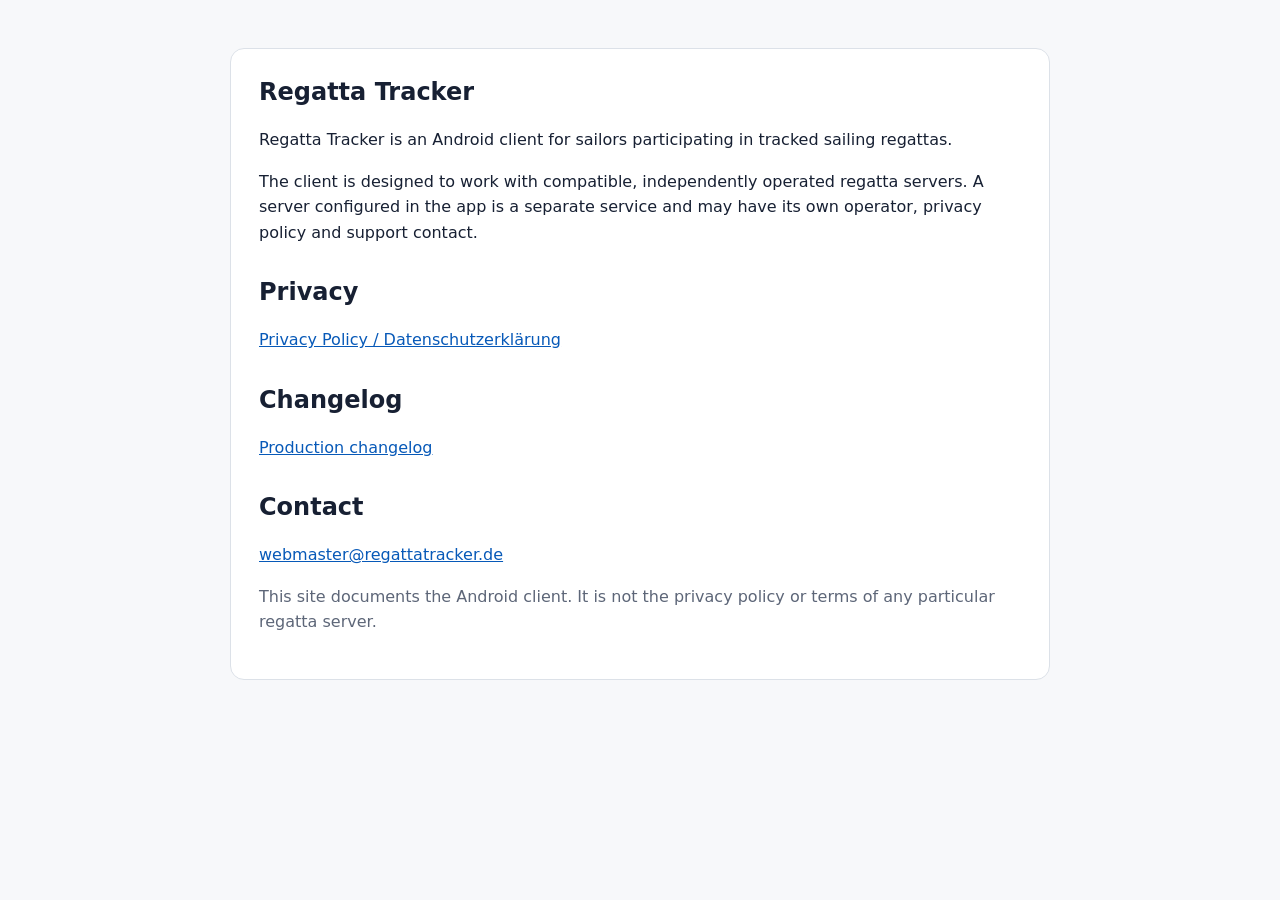
<file: docs/index.html>
<!doctype html>
<html lang="en">
<head>
  <meta charset="utf-8">
  <meta name="viewport" content="width=device-width, initial-scale=1">
  <meta name="description" content="Regatta Tracker project information and privacy policy.">
  <title>Regatta Tracker</title>
  <link rel="stylesheet" href="assets/style.css">
</head>
<body>
  <main>
    <section class="card">
      <h1>Regatta Tracker</h1>
      <p>Regatta Tracker is an Android client for sailors participating in tracked sailing regattas.</p>
      <p>The client is designed to work with compatible, independently operated regatta servers. A server configured in the app is a separate service and may have its own operator, privacy policy and support contact.</p>
      <h2>Privacy</h2>
      <p><a href="privacy/">Privacy Policy / Datenschutzerklärung</a></p>
      <h2>Changelog</h2>
      <p><a href="changelog/">Production changelog</a></p>
      <h2>Contact</h2>
      <p><a href="mailto:webmaster@regattatracker.de">webmaster@regattatracker.de</a></p>
      <p class="muted">This site documents the Android client. It is not the privacy policy or terms of any particular regatta server.</p>
    </section>
  </main>
</body>
</html>
</file>
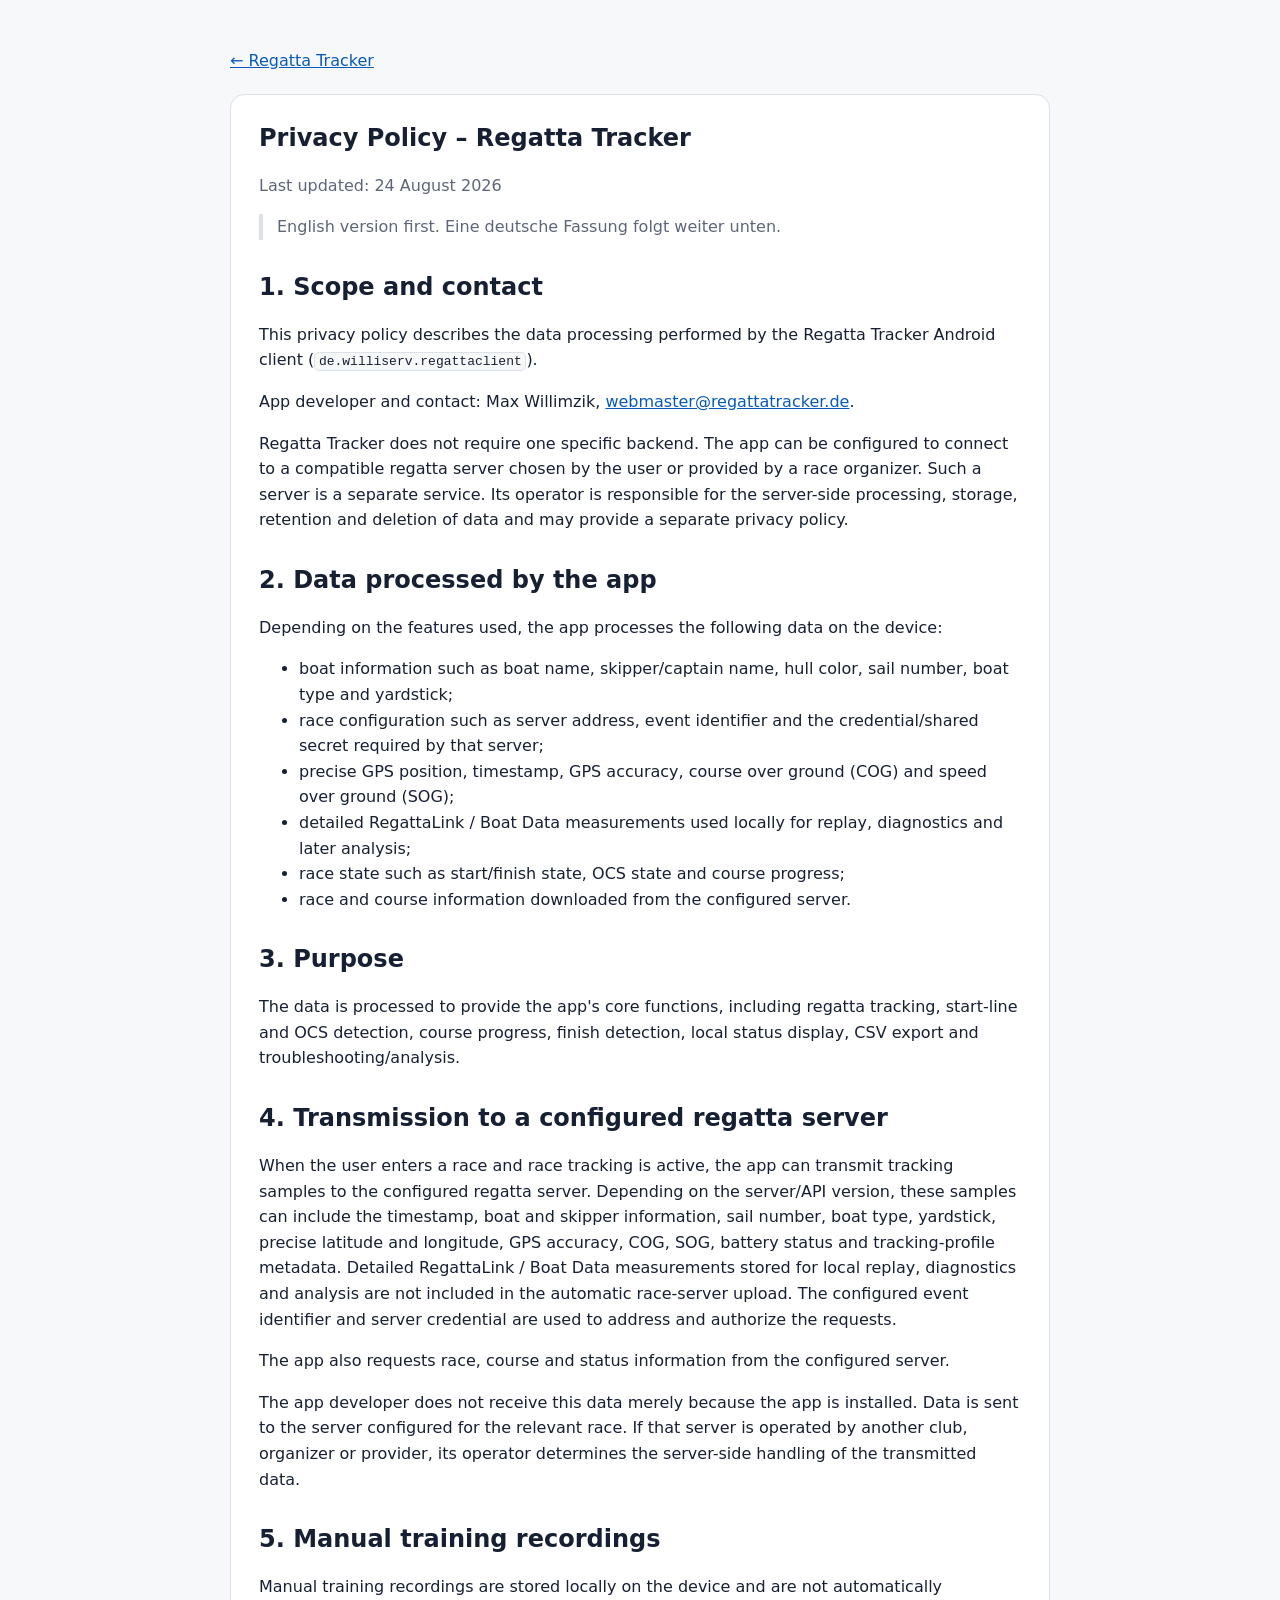
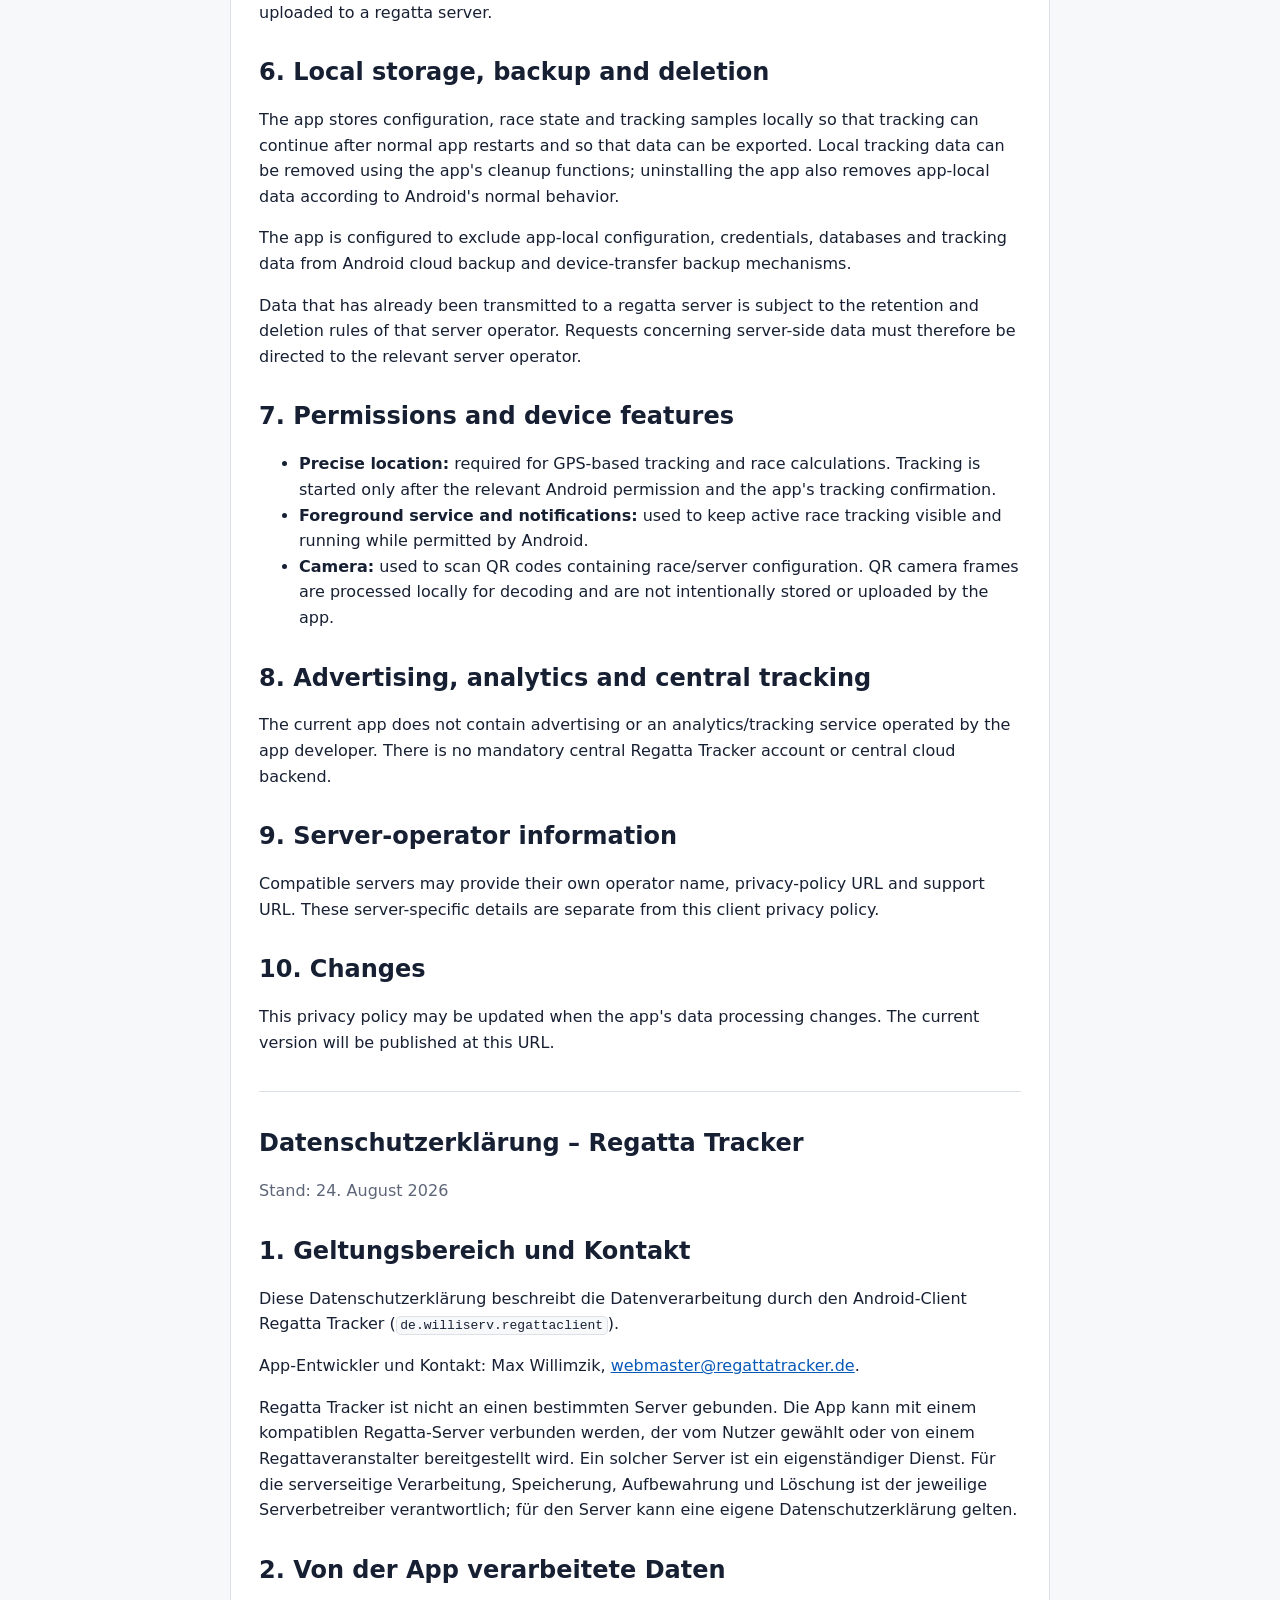
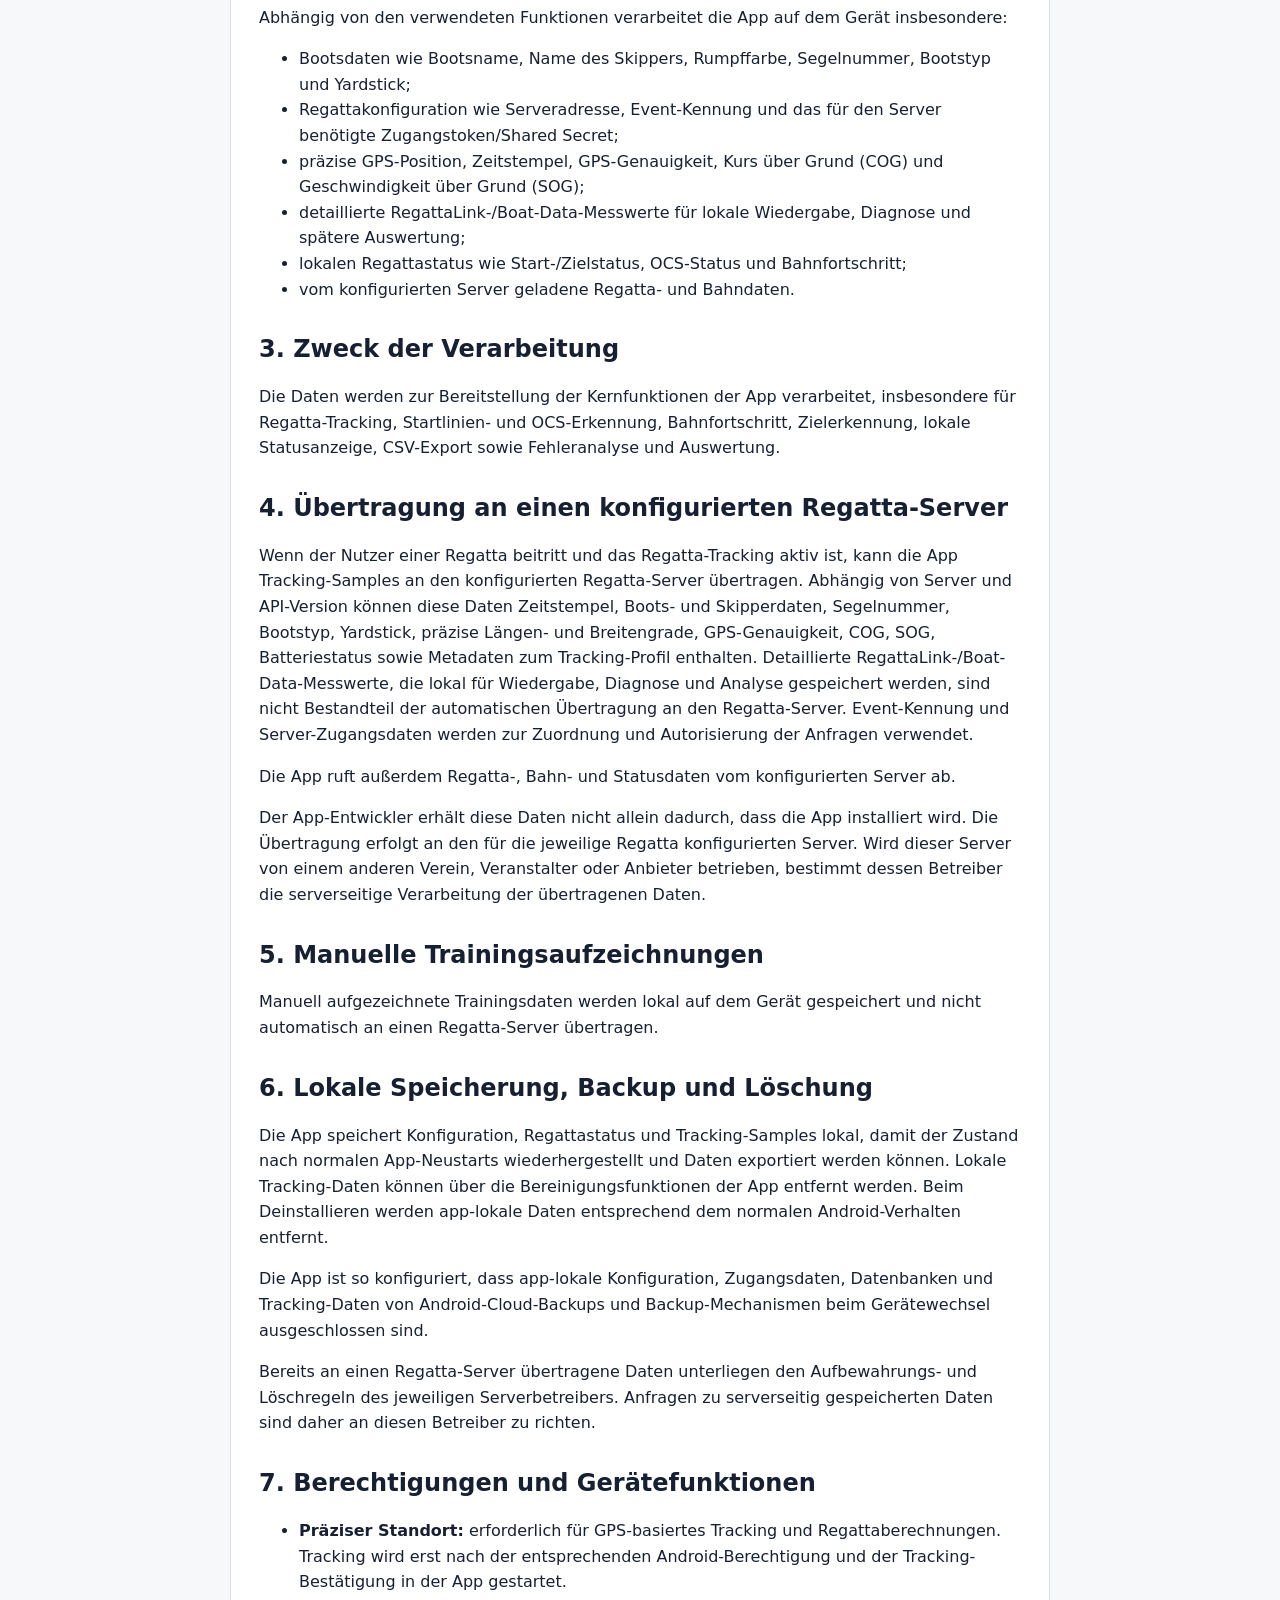
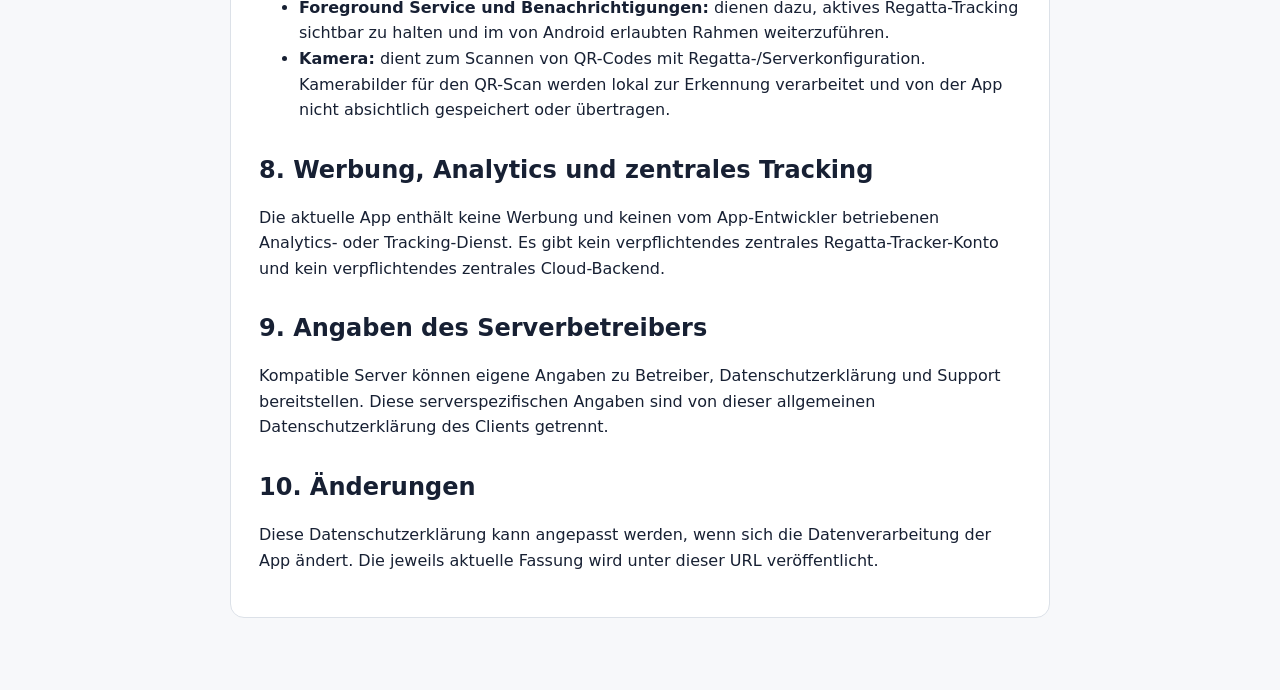
<file: docs/privacy/index.html>
<!doctype html>
<html lang="en">
<head>
  <meta charset="utf-8">
  <meta name="viewport" content="width=device-width, initial-scale=1">
  <meta name="description" content="Privacy policy for the Regatta Tracker Android app.">
  <title>Privacy Policy – Regatta Tracker</title>
  <link rel="stylesheet" href="../assets/style.css">
</head>
<body>
  <main>
    <nav><a href="../">← Regatta Tracker</a></nav>
    <article>
      <h1>Privacy Policy – Regatta Tracker</h1>
      <p class="muted">Last updated: 24 August 2026</p>
      <p class="language-note">English version first. Eine deutsche Fassung folgt weiter unten.</p>

      <h2>1. Scope and contact</h2>
      <p>This privacy policy describes the data processing performed by the Regatta Tracker Android client (<code>de.williserv.regattaclient</code>).</p>
      <p>App developer and contact: Max Willimzik, <a href="mailto:webmaster@regattatracker.de">webmaster@regattatracker.de</a>.</p>
      <p>Regatta Tracker does not require one specific backend. The app can be configured to connect to a compatible regatta server chosen by the user or provided by a race organizer. Such a server is a separate service. Its operator is responsible for the server-side processing, storage, retention and deletion of data and may provide a separate privacy policy.</p>

      <h2>2. Data processed by the app</h2>
      <p>Depending on the features used, the app processes the following data on the device:</p>
      <ul>
        <li>boat information such as boat name, skipper/captain name, hull color, sail number, boat type and yardstick;</li>
        <li>race configuration such as server address, event identifier and the credential/shared secret required by that server;</li>
        <li>precise GPS position, timestamp, GPS accuracy, course over ground (COG) and speed over ground (SOG);</li>
        <li>detailed RegattaLink / Boat Data measurements used locally for replay, diagnostics and later analysis;</li>
        <li>race state such as start/finish state, OCS state and course progress;</li>
        <li>race and course information downloaded from the configured server.</li>
      </ul>

      <h2>3. Purpose</h2>
      <p>The data is processed to provide the app's core functions, including regatta tracking, start-line and OCS detection, course progress, finish detection, local status display, CSV export and troubleshooting/analysis.</p>

      <h2>4. Transmission to a configured regatta server</h2>
      <p>When the user enters a race and race tracking is active, the app can transmit tracking samples to the configured regatta server. Depending on the server/API version, these samples can include the timestamp, boat and skipper information, sail number, boat type, yardstick, precise latitude and longitude, GPS accuracy, COG, SOG, battery status and tracking-profile metadata. Detailed RegattaLink / Boat Data measurements stored for local replay, diagnostics and analysis are not included in the automatic race-server upload. The configured event identifier and server credential are used to address and authorize the requests.</p>
      <p>The app also requests race, course and status information from the configured server.</p>
      <p>The app developer does not receive this data merely because the app is installed. Data is sent to the server configured for the relevant race. If that server is operated by another club, organizer or provider, its operator determines the server-side handling of the transmitted data.</p>

      <h2>5. Manual training recordings</h2>
      <p>Manual training recordings are stored locally on the device and are not automatically uploaded to a regatta server.</p>

      <h2>6. Local storage, backup and deletion</h2>
      <p>The app stores configuration, race state and tracking samples locally so that tracking can continue after normal app restarts and so that data can be exported. Local tracking data can be removed using the app's cleanup functions; uninstalling the app also removes app-local data according to Android's normal behavior.</p>
      <p>The app is configured to exclude app-local configuration, credentials, databases and tracking data from Android cloud backup and device-transfer backup mechanisms.</p>
      <p>Data that has already been transmitted to a regatta server is subject to the retention and deletion rules of that server operator. Requests concerning server-side data must therefore be directed to the relevant server operator.</p>

      <h2>7. Permissions and device features</h2>
      <ul>
        <li><strong>Precise location:</strong> required for GPS-based tracking and race calculations. Tracking is started only after the relevant Android permission and the app's tracking confirmation.</li>
        <li><strong>Foreground service and notifications:</strong> used to keep active race tracking visible and running while permitted by Android.</li>
        <li><strong>Camera:</strong> used to scan QR codes containing race/server configuration. QR camera frames are processed locally for decoding and are not intentionally stored or uploaded by the app.</li>
      </ul>

      <h2>8. Advertising, analytics and central tracking</h2>
      <p>The current app does not contain advertising or an analytics/tracking service operated by the app developer. There is no mandatory central Regatta Tracker account or central cloud backend.</p>

      <h2>9. Server-operator information</h2>
      <p>Compatible servers may provide their own operator name, privacy-policy URL and support URL. These server-specific details are separate from this client privacy policy.</p>

      <h2>10. Changes</h2>
      <p>This privacy policy may be updated when the app's data processing changes. The current version will be published at this URL.</p>

      <hr>

      <h1 lang="de">Datenschutzerklärung – Regatta Tracker</h1>
      <p class="muted" lang="de">Stand: 24. August 2026</p>

      <h2 lang="de">1. Geltungsbereich und Kontakt</h2>
      <p lang="de">Diese Datenschutzerklärung beschreibt die Datenverarbeitung durch den Android-Client Regatta Tracker (<code>de.williserv.regattaclient</code>).</p>
      <p lang="de">App-Entwickler und Kontakt: Max Willimzik, <a href="mailto:webmaster@regattatracker.de">webmaster@regattatracker.de</a>.</p>
      <p lang="de">Regatta Tracker ist nicht an einen bestimmten Server gebunden. Die App kann mit einem kompatiblen Regatta-Server verbunden werden, der vom Nutzer gewählt oder von einem Regattaveranstalter bereitgestellt wird. Ein solcher Server ist ein eigenständiger Dienst. Für die serverseitige Verarbeitung, Speicherung, Aufbewahrung und Löschung ist der jeweilige Serverbetreiber verantwortlich; für den Server kann eine eigene Datenschutzerklärung gelten.</p>

      <h2 lang="de">2. Von der App verarbeitete Daten</h2>
      <p lang="de">Abhängig von den verwendeten Funktionen verarbeitet die App auf dem Gerät insbesondere:</p>
      <ul lang="de">
        <li>Bootsdaten wie Bootsname, Name des Skippers, Rumpffarbe, Segelnummer, Bootstyp und Yardstick;</li>
        <li>Regattakonfiguration wie Serveradresse, Event-Kennung und das für den Server benötigte Zugangstoken/Shared Secret;</li>
        <li>präzise GPS-Position, Zeitstempel, GPS-Genauigkeit, Kurs über Grund (COG) und Geschwindigkeit über Grund (SOG);</li>
        <li>detaillierte RegattaLink-/Boat-Data-Messwerte für lokale Wiedergabe, Diagnose und spätere Auswertung;</li>
        <li>lokalen Regattastatus wie Start-/Zielstatus, OCS-Status und Bahnfortschritt;</li>
        <li>vom konfigurierten Server geladene Regatta- und Bahndaten.</li>
      </ul>

      <h2 lang="de">3. Zweck der Verarbeitung</h2>
      <p lang="de">Die Daten werden zur Bereitstellung der Kernfunktionen der App verarbeitet, insbesondere für Regatta-Tracking, Startlinien- und OCS-Erkennung, Bahnfortschritt, Zielerkennung, lokale Statusanzeige, CSV-Export sowie Fehleranalyse und Auswertung.</p>

      <h2 lang="de">4. Übertragung an einen konfigurierten Regatta-Server</h2>
      <p lang="de">Wenn der Nutzer einer Regatta beitritt und das Regatta-Tracking aktiv ist, kann die App Tracking-Samples an den konfigurierten Regatta-Server übertragen. Abhängig von Server und API-Version können diese Daten Zeitstempel, Boots- und Skipperdaten, Segelnummer, Bootstyp, Yardstick, präzise Längen- und Breitengrade, GPS-Genauigkeit, COG, SOG, Batteriestatus sowie Metadaten zum Tracking-Profil enthalten. Detaillierte RegattaLink-/Boat-Data-Messwerte, die lokal für Wiedergabe, Diagnose und Analyse gespeichert werden, sind nicht Bestandteil der automatischen Übertragung an den Regatta-Server. Event-Kennung und Server-Zugangsdaten werden zur Zuordnung und Autorisierung der Anfragen verwendet.</p>
      <p lang="de">Die App ruft außerdem Regatta-, Bahn- und Statusdaten vom konfigurierten Server ab.</p>
      <p lang="de">Der App-Entwickler erhält diese Daten nicht allein dadurch, dass die App installiert wird. Die Übertragung erfolgt an den für die jeweilige Regatta konfigurierten Server. Wird dieser Server von einem anderen Verein, Veranstalter oder Anbieter betrieben, bestimmt dessen Betreiber die serverseitige Verarbeitung der übertragenen Daten.</p>

      <h2 lang="de">5. Manuelle Trainingsaufzeichnungen</h2>
      <p lang="de">Manuell aufgezeichnete Trainingsdaten werden lokal auf dem Gerät gespeichert und nicht automatisch an einen Regatta-Server übertragen.</p>

      <h2 lang="de">6. Lokale Speicherung, Backup und Löschung</h2>
      <p lang="de">Die App speichert Konfiguration, Regattastatus und Tracking-Samples lokal, damit der Zustand nach normalen App-Neustarts wiederhergestellt und Daten exportiert werden können. Lokale Tracking-Daten können über die Bereinigungsfunktionen der App entfernt werden. Beim Deinstallieren werden app-lokale Daten entsprechend dem normalen Android-Verhalten entfernt.</p>
      <p lang="de">Die App ist so konfiguriert, dass app-lokale Konfiguration, Zugangsdaten, Datenbanken und Tracking-Daten von Android-Cloud-Backups und Backup-Mechanismen beim Gerätewechsel ausgeschlossen sind.</p>
      <p lang="de">Bereits an einen Regatta-Server übertragene Daten unterliegen den Aufbewahrungs- und Löschregeln des jeweiligen Serverbetreibers. Anfragen zu serverseitig gespeicherten Daten sind daher an diesen Betreiber zu richten.</p>

      <h2 lang="de">7. Berechtigungen und Gerätefunktionen</h2>
      <ul lang="de">
        <li><strong>Präziser Standort:</strong> erforderlich für GPS-basiertes Tracking und Regattaberechnungen. Tracking wird erst nach der entsprechenden Android-Berechtigung und der Tracking-Bestätigung in der App gestartet.</li>
        <li><strong>Foreground Service und Benachrichtigungen:</strong> dienen dazu, aktives Regatta-Tracking sichtbar zu halten und im von Android erlaubten Rahmen weiterzuführen.</li>
        <li><strong>Kamera:</strong> dient zum Scannen von QR-Codes mit Regatta-/Serverkonfiguration. Kamerabilder für den QR-Scan werden lokal zur Erkennung verarbeitet und von der App nicht absichtlich gespeichert oder übertragen.</li>
      </ul>

      <h2 lang="de">8. Werbung, Analytics und zentrales Tracking</h2>
      <p lang="de">Die aktuelle App enthält keine Werbung und keinen vom App-Entwickler betriebenen Analytics- oder Tracking-Dienst. Es gibt kein verpflichtendes zentrales Regatta-Tracker-Konto und kein verpflichtendes zentrales Cloud-Backend.</p>

      <h2 lang="de">9. Angaben des Serverbetreibers</h2>
      <p lang="de">Kompatible Server können eigene Angaben zu Betreiber, Datenschutzerklärung und Support bereitstellen. Diese serverspezifischen Angaben sind von dieser allgemeinen Datenschutzerklärung des Clients getrennt.</p>

      <h2 lang="de">10. Änderungen</h2>
      <p lang="de">Diese Datenschutzerklärung kann angepasst werden, wenn sich die Datenverarbeitung der App ändert. Die jeweils aktuelle Fassung wird unter dieser URL veröffentlicht.</p>
    </article>
  </main>
</body>
</html>
</file>
<file: docs/assets/style.css>
:root {
  color-scheme: light dark;
  --bg: #f7f8fa;
  --surface: #ffffff;
  --text: #172033;
  --muted: #5d6678;
  --border: #dce1e8;
  --link: #0759b8;
}

@media (prefers-color-scheme: dark) {
  :root {
    --bg: #10141c;
    --surface: #171d27;
    --text: #edf1f7;
    --muted: #aeb7c7;
    --border: #303949;
    --link: #75b5ff;
  }
}

* { box-sizing: border-box; }

body {
  margin: 0;
  background: var(--bg);
  color: var(--text);
  font-family: system-ui, -apple-system, BlinkMacSystemFont, "Segoe UI", sans-serif;
  line-height: 1.6;
}

main {
  max-width: 860px;
  margin: 0 auto;
  padding: 48px 20px 72px;
}

article, .card {
  background: var(--surface);
  border: 1px solid var(--border);
  border-radius: 14px;
  padding: 28px;
}

h1, h2, h3 { line-height: 1.25; }
h1 { margin-top: 0; }
h2 { margin-top: 2rem; }

p, li { max-width: 76ch; }
.muted { color: var(--muted); }

nav {
  margin-bottom: 20px;
}

a { color: var(--link); }

code {
  background: var(--bg);
  border: 1px solid var(--border);
  border-radius: 5px;
  padding: 0.08em 0.28em;
}

hr {
  border: 0;
  border-top: 1px solid var(--border);
  margin: 36px 0;
}

.language-note {
  border-left: 4px solid var(--border);
  padding-left: 14px;
  color: var(--muted);
}
</file>
